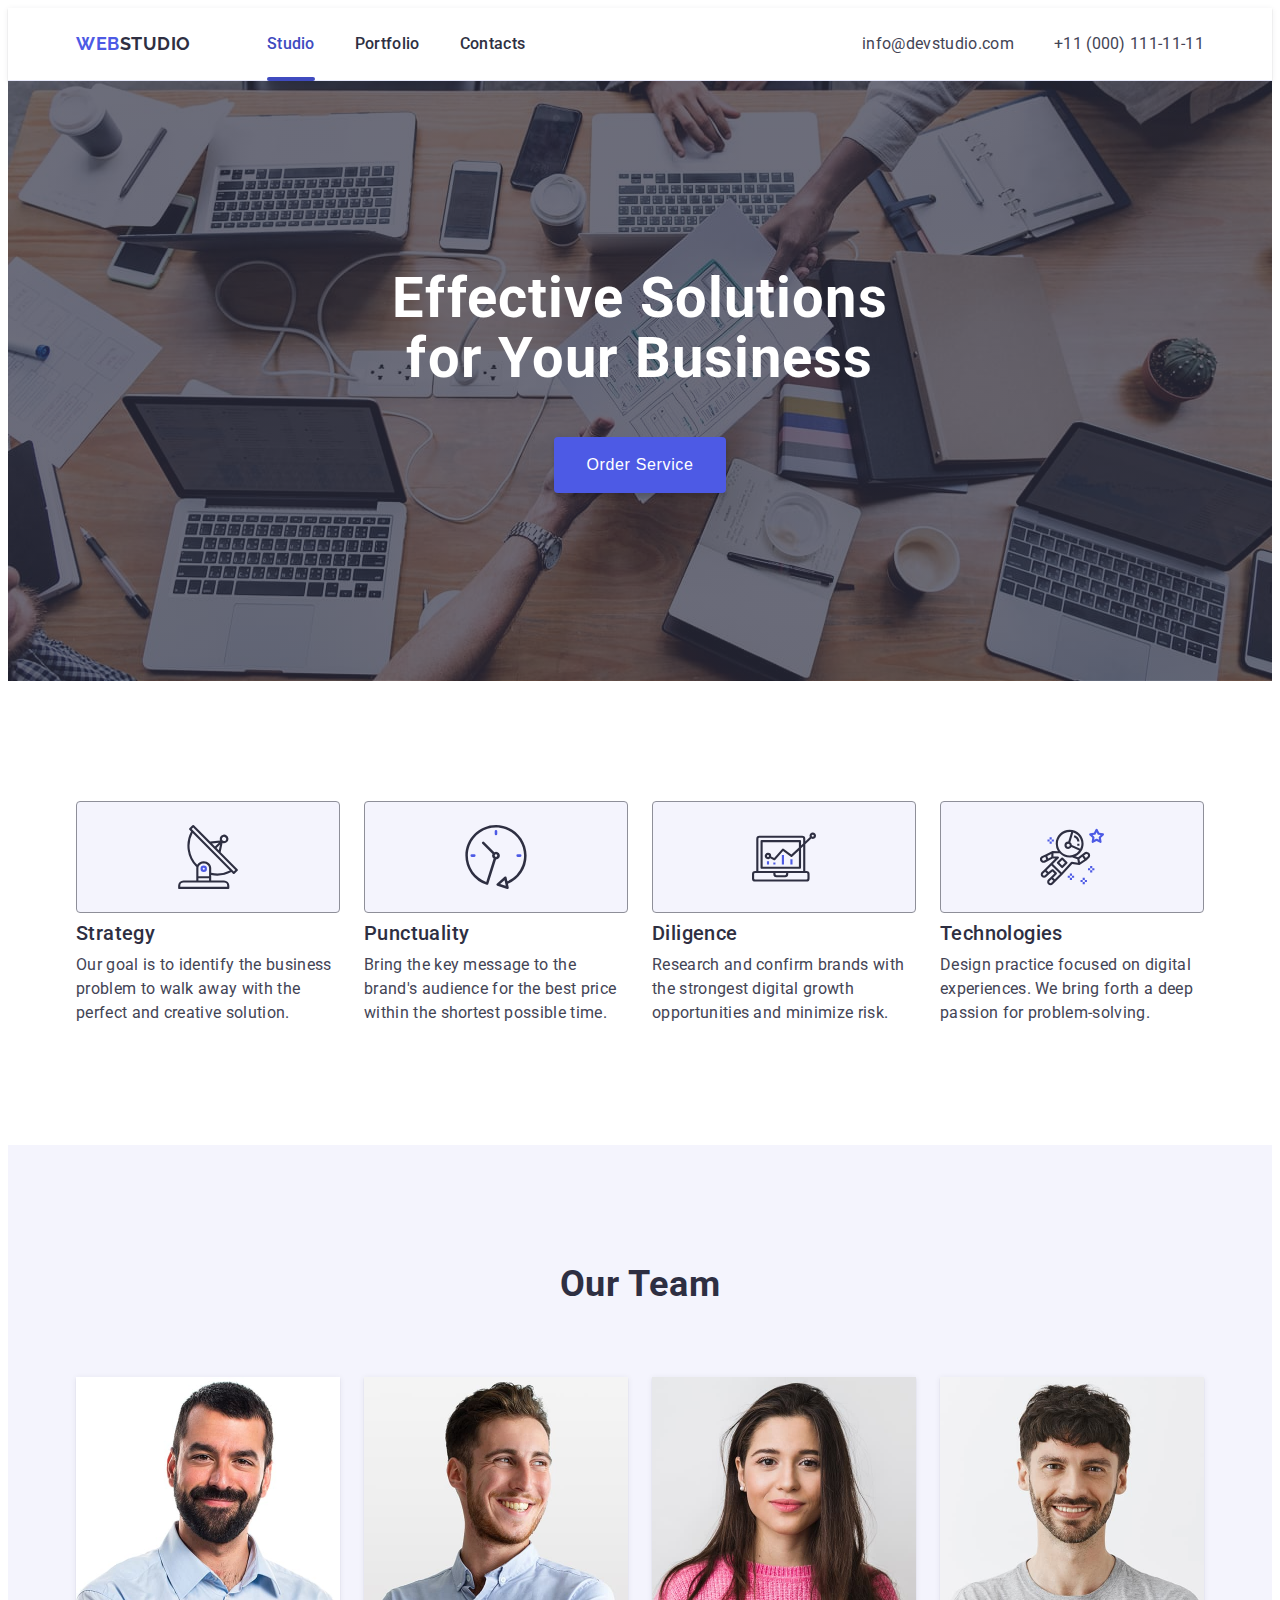
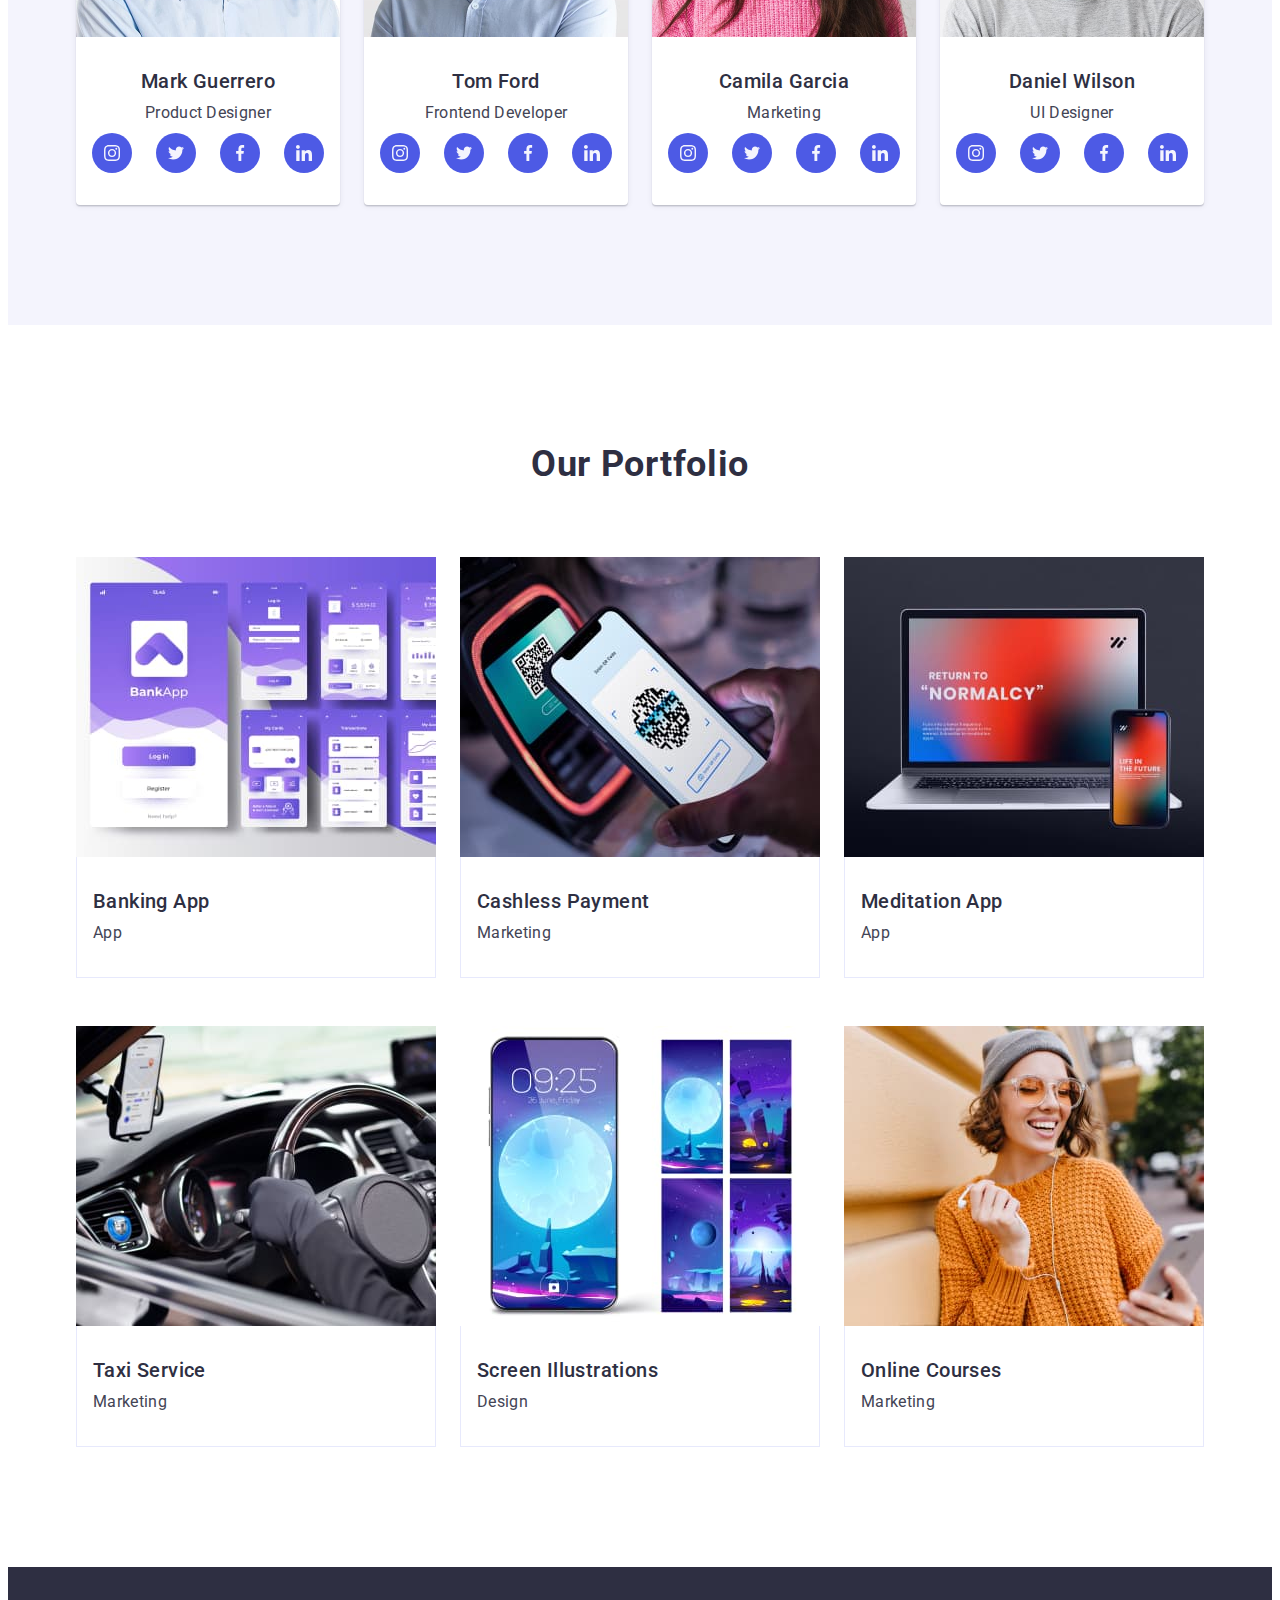
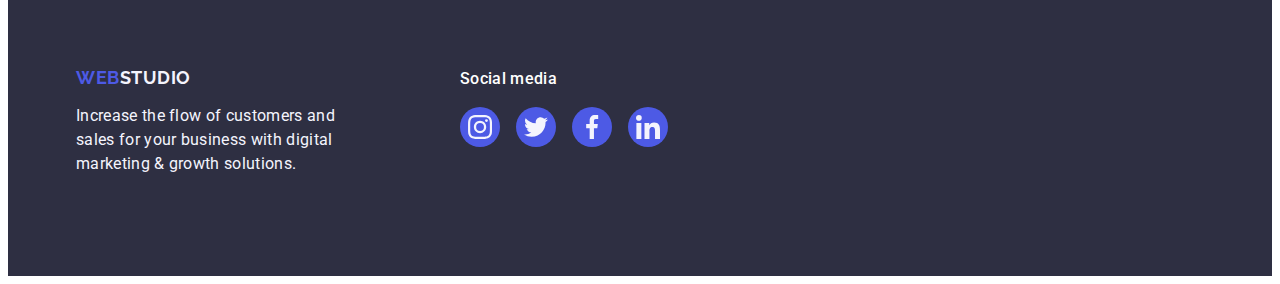
<file: index.html>
<!DOCTYPE html>
<html lang="en">

<head>
	<meta charset="UTF-8">
	<meta name="viewport" content="width=device-width, initial-scale=1.0">
	<title>WEBSTUDIO</title>
	<link rel="preconnect" href="https://fonts.googleapis.com">
	<link rel="preconnect" href="https://fonts.gstatic.com" crossorigin>
	<link href="https://fonts.googleapis.com/css2?family=Raleway:wght@700&family=Roboto:wght@400;500;700&display=swap"
		rel="stylesheet">
	<link rel="stylesheet" href="https://cdnjs.cloudflare.com/ajax/libs/modern-normalize/3.0.1/modern-normalize.min.css"
		integrity="sha512-q6WgHqiHlKyOqslT/lgBgodhd03Wp4BEqKeW6nNtlOY4quzyG3VoQKFrieaCeSnuVseNKRGpGeDU3qPmabCANg=="
		crossorigin="anonymous" referrerpolicy="no-referrer" />
	<link href="./css/style.css" rel="stylesheet" />
</head>

<body>
	<!--Header шапка сайту-->
	<header class="page-header">
		<div class="container header-container">
			<nav class="header-nav">
				<a class="logo header-logo" href="./index.html">Web<span class="logo-part">Studio</span></a>
				<ul class="nav-list">
					<li class="nav-item">
						<a class="nav-link current" href="./index.html">Studio</a>
					</li>
					<li class="nav-item"><a class="nav-link" href="">Portfolio</a></li>
					<li class="nav-item"><a class="nav-link" href="">Contacts</a></li>
				</ul>
			</nav>

			<address class="contacts">
				<ul class="contacts-list">
					<li class="contacts-item">
						<a class="contacts-link" href="mailto:info@devstudio.com">info@devstudio.com</a>
					</li>
					<li class="contacts-item">
						<a class="contacts-link" href="tel:+110001111111">+11 (000) 111-11-11</a>
					</li>
				</ul>
			</address>
		</div>
	</header>

	<!--section 1 _Hero-->
	<main>

		<section class=" hero section">
			<div class="container">
				<h1 class="hero-title">Effective Solutions for Your Business</h1>
				<button class="hero-btn" type="button">Order Service</button>
			</div>
		</section>
		<!--section 2 _Skils-->
		<section class=" section-skils">
			<div class="container skils-container">
				<h2 class="visually-hidden">Skils</h2>
				<ul class="skils-list">
					<li class="skils-item">
						<div class="skils-icon-container">
							<svg class="skils-icon" width="64" height="64">
								<use href="./images/icons.svg#icon-antenna"></use>
							</svg>
						</div>
						<h3 class="skils-title">Strategy</h3>
						<p class="skils-text">Our goal is to identify the business
							problem to walk away with the perfect and creative solution.</p>
					</li>
					<li class="skils-item">
						<div class="skils-icon-container">
							<svg class="skils-icon" width="64" height="64">
								<use href="./images/icons.svg#icon-clock"></use>
							</svg>
						</div>
						<h3 class="skils-title">Punctuality</h3>
						<p class="skils-text">Bring the key message to the brand's audience for the best price within the shortest
							possible
							time.</p>
					</li>
					<li class="skils-item">
						<div class="skils-icon-container">
							<svg class="skils-icon" width="64" height="64">
								<use href="./images/icons.svg#icon-diagram"></use>
							</svg>
						</div>
						<h3 class="skils-title">Diligence</h3>
						<p class="skils-text">Research and confirm brands with the strongest digital growth opportunities and
							minimize
							risk.
						</p>
					</li>
					<li class="skils-item">
						<div class="skils-icon-container">
							<svg class="skils-icon" width="64" height="64">
								<use href="./images/icons.svg#icon-astronaut"></use>
							</svg>
						</div>
						<h3 class="skils-title">Technologies</h3>
						<p class="skils-text">Design practice focused on digital experiences. We bring forth a deep passion for
							problem-solving.</p>
					</li>
				</ul>
			</div>
		</section>

		<!--Section 3 _Our Team-->
		<section class="ourteam-section ">
			<div class="container">
				<h2 class="ourteam-section-title">Our Team</h2>
				<ul class="ourteam-list">
					<li class="ourteam-card"><img class="ourteam-images" src="./images/markguerrero.jpg" width="264" height="260"
							alt="product designer">
						<div class="ourteam-item">
							<h3 class="ourteam-title ">Mark Guerrero</h3>
							<p class="text-ourteam">Product Designer</p>
							<ul class="social-link">
								<li class="social-list-point social-list-point-team"><a class="social-link-point" href="">
										<svg class="social-link-item" width="16" height="16">
											<use href="./images/icons.svg#icon-instagram"></use>
										</svg>
									</a>
								</li>
								<li class="social-list-point social-list-point-team"><a class="social-link-point" href="">
										<svg class="social-link-item" width="16" height="16">
											<use href="./images/icons.svg#icon-twitter"></use>
										</svg>
									</a>
								</li>
								<li class="social-list-point social-list-point-team"><a class="social-link-point" href="">
										<svg class="social-link-item" width="16" height="16">
											<use href="./images/icons.svg#icon-facebook"></use>
										</svg>
									</a>
								</li>
								<li class="social-list-point social-list-point-team"><a class="social-link-point" href="">
										<svg class="social-link-item" width="16" height="16">
											<use href="./images/icons.svg#icon-linkedin"></use>
										</svg>
									</a>
								</li>
							</ul>
						</div>
					</li>
					<li class="ourteam-card"><img class="ourteam-images" src="./images/tomford.jpg" width="264" height="260"
							alt="frontend designer">
						<div class="ourteam-item">
							<h3 class="ourteam-title">Tom Ford</h3>
							<p class="text-ourteam">Frontend Developer</p>
							<ul class="social-link">
								<li class="social-list-point social-list-point-team"><a class="social-link-point" href="">
										<svg class="social-link-item" width="16" height="16">
											<use href="./images/icons.svg#icon-instagram"></use>
										</svg>
									</a>
								</li>
								<li class="social-list-point social-list-point-team"><a class="social-link-point" href="">
										<svg class="social-link-item" width="16" height="16">
											<use href="./images/icons.svg#icon-twitter"></use>
										</svg>
									</a>
								</li>
								<li class="social-list-point social-list-point-team"><a class="social-link-point" href="">
										<svg class="social-link-item" width="16" height="16">
											<use href="./images/icons.svg#icon-facebook"></use>
										</svg>
									</a>
								</li>
								<li class="social-list-point social-list-point-team"><a class="social-link-point" href="">
										<svg class="social-link-item" width="16" height="16">
											<use href="./images/icons.svg#icon-linkedin"></use>
										</svg>
									</a>
								</li>
							</ul>
						</div>
					</li>
					<li class="ourteam-card"><img class="ourteam-images" src="./images/camilagarcia.jpg" width="264" height="260"
							alt="foto marketing">
						<div class="ourteam-item">
							<h3 class="ourteam-title">Camila Garcia</h3>
							<p class="text-ourteam">Marketing</p>
							<ul class="social-link">
								<li class="social-list-point social-list-point-team"><a class="social-link-point" href="">
										<svg class="social-link-item" width="16" height="16">
											<use href="./images/icons.svg#icon-instagram"></use>
										</svg>
									</a>
								</li>
								<li class="social-list-point social-list-point-team"><a class="social-link-point" href="">
										<svg class="social-link-item" width="16" height="16">
											<use href="./images/icons.svg#icon-twitter"></use>
										</svg>
									</a>
								</li>
								<li class="social-list-point social-list-point-team"><a class="social-link-point" href="">
										<svg class="social-link-item" width="16" height="16">
											<use href="./images/icons.svg#icon-facebook"></use>
										</svg>
									</a>
								</li>
								<li class="social-list-point social-list-point-team"><a class="social-link-point" href="">
										<svg class="social-link-item" width="16" height="16">
											<use href="./images/icons.svg#icon-linkedin"></use>
										</svg>
									</a>
								</li>
							</ul>
						</div>
					</li>
					<li class="ourteam-card"><img class="ourteam-images" src="./images/danielwilson.jpg" width="264" height="260"
							alt="ui designer">
						<div class="ourteam-item">
							<h3 class="ourteam-title">Daniel Wilson</h3>
							<p class="text-ourteam">UI Designer</p>
							<ul class="social-link">
								<li class="social-list-point  social-list-point-team"><a class="social-link-point" href="">
										<svg class="social-link-item" width="16" height="16">
											<use href="./images/icons.svg#icon-instagram"></use>
										</svg>
									</a>
								</li>
								<li class="social-list-point social-list-point-team"><a class="social-link-point" href="">
										<svg class="social-link-item" width="16" height="16">
											<use href="./images/icons.svg#icon-twitter"></use>
										</svg>
									</a>
								</li>
								<li class="social-list-point social-list-point-team"><a class="social-link-point" href="">
										<svg class="social-link-item" width="16" height="16">
											<use href="./images/icons.svg#icon-facebook"></use>
										</svg>
									</a>
								</li>
								<li class="social-list-point social-list-point-team"><a class="social-link-point" href="">
										<svg class="social-link-item" width="16" height="16">
											<use href="./images/icons.svg#icon-linkedin"></use>
										</svg>
									</a>
								</li>
							</ul>
						</div>
					</li>
				</ul>
			</div>
		</section>

		<!--section 4 _Our Portfolio-->
		<section class="portfolio-section">
			<div class="container">
				<h2 class="portfolio-section-title">Our Portfolio</h2>
				<ul class="portfolio-list">
					<li class="portfolio-card">
						<div class="portfolio-container-image">
							<img src="./images/bankapp.jpg" width="360" height="300" alt="banking app">
							<p class="portfolio-hidden-text">
								14 Stylish and User-Friendly App Design Concepts · Task Manager App · Calorie Tracker
								App ·
								Exotic Fruit Ecommerce App ·
								Cloud Storage App
							</p>
						</div>
						<div class="portfolio-card-content">
							<h3 class="portfolio-card-title">Banking App</h3>
							<p class="portfolio-card-description">App</p>
						</div>
					</li>
					<li class="portfolio-card">
						<div class="portfolio-container-image">
							<img src="./images/cashlesspayment.jpg" width="360" height="300" alt="cashless payment">
							<p class="portfolio-hidden-text">
								14 Stylish and User-Friendly App Design Concepts · Task Manager App · Calorie Tracker
								App ·
								Exotic Fruit Ecommerce App ·
								Cloud Storage App
							</p>
						</div>
						<div class="portfolio-card-content">
							<h3 class="portfolio-card-title">Cashless Payment</h3>
							<p class="portfolio-card-description">Marketing</p>
						</div>
					</li>
					<li class="portfolio-card">
						<div class="portfolio-container-image">
							<img src="./images/meditaionapp.jpg" width="360" height="300" alt="meditaion app">
							<p class="portfolio-hidden-text">
								14 Stylish and User-Friendly App Design Concepts · Task Manager App · Calorie Tracker
								App ·
								Exotic Fruit Ecommerce App ·
								Cloud Storage App
							</p>
						</div>
						<div class="portfolio-card-content">
							<h3 class="portfolio-card-title">Meditation App</h3>
							<p class="portfolio-card-description">App</p>
						</div>
					</li>
					<li class="portfolio-card">
						<div class="portfolio-container-image">
							<img src="./images/taxiservice.jpg" width="360" height="300" alt="taxi service">
							<p class="portfolio-hidden-text">
								14 Stylish and User-Friendly App Design Concepts · Task Manager App · Calorie Tracker
								App ·
								Exotic Fruit Ecommerce App ·
								Cloud Storage App
							</p>
						</div>
						<div class="portfolio-card-content">
							<h3 class="portfolio-card-title">Taxi Service</h3>
							<p class="portfolio-card-description">Marketing</p>
						</div>
					</li>
					<li class="portfolio-card">
						<div class="portfolio-container-image">
							<img src="./images/screenillustrations.jpg" width="360" height="300" alt="screen illustrations">
							<p class="portfolio-hidden-text">
								14 Stylish and User-Friendly App Design Concepts · Task Manager App · Calorie Tracker
								App ·
								Exotic Fruit Ecommerce App ·
								Cloud Storage App
							</p>
						</div>
						<div class="portfolio-card-content">
							<h3 class="portfolio-card-title">Screen Illustrations</h3>
							<p class="portfolio-card-description">Design</p>
						</div>
					</li>
					<li class="portfolio-card">
						<div class="portfolio-container-image">
							<img src="./images/onlinecourses.jpg" width="360" height="300" alt="online courses">
							<p class="portfolio-hidden-text">
								14 Stylish and User-Friendly App Design Concepts · Task Manager App · Calorie Tracker
								App ·
								Exotic Fruit Ecommerce App ·
								Cloud Storage App
							</p>
						</div>
						<div class="portfolio-card-content">
							<h3 class="portfolio-card-title">Online Courses</h3>
							<p class="portfolio-card-description">Marketing</p>
						</div>
					</li>
				</ul>
			</div>
		</section>

	</main>

	<!--section 5 _Footer-->

	<footer class="footer">
		<div class="container footer-container">
			<div class="footer-container-part-one">
				<a class="footer-logo" href="./index.html">Web<span class="footer-accent">Studio</span></a>
				<p class="footer-part">Increase the flow of customers and sales for your business with digital marketing &
					growth
					solutions.</p>
				<h2 class="visually-hidden">footer</h2>
			</div>
			<div class="footer-container-part-two">
				<p class="social-media">Social media</p>
				<ul class="social-link-footer">
					<li class="social-list-point social-list-point-footer"><a class="footer-social-link-point" href="">
							<svg class="social-link-item" width="24" height="24">
								<use href="./images/icons.svg#icon-instagram"></use>
							</svg>
						</a>
					</li>
					<li class="social-list-point social-list-point-footer"><a class="footer-social-link-point" href="">
							<svg class="social-link-item" width="24" height="24">
								<use href="./images/icons.svg#icon-twitter"></use>
							</svg>
						</a>
					</li>
					<li class="social-list-point social-list-point-footer"><a class="footer-social-link-point" href="">
							<svg class="social-link-item" width="24" height="24">
								<use href="./images/icons.svg#icon-facebook"></use>
							</svg>
						</a>
					</li>
					<li class="social-list-point social-list-point-footer"><a class="footer-social-link-point" href="">
							<svg class="social-link-item" width="24" height="24">
								<use href="./images/icons.svg#icon-linkedin"></use>
							</svg>
						</a>
					</li>
				</ul>
			</div>
		</div>
	</footer>

</body>

</html>
</file>
<file: css/style.css>
*,
*::before,
*::after {
	box-sizing: border-box;
}

body {
	font-family: 'Roboto', sans-serif;
	background-color: #FFFFFF;
	color: #434455
}

ul,
ol {
	list-style-type: none;
	margin: 0;
	padding: 0;
}

h1,
h2,
h3,
h4,
h5,
h6,
p {
	margin: 0;
}

a {
	text-decoration: none;
}

img {
	display: block;
}

/* common */
.container {
	max-width: 1158px;
	padding: 0 15px;
	margin: 0 auto;
}

.visually-hidden {
	position: absolute;
	width: 1px;
	height: 1px;
	margin: -1px;
	border: 0;
	padding: 0;
	white-space: nowrap;
	clip-path: inset(100%);
	clip: rect(0 0 0 0);
	overflow: hidden;
}

/*------------Header шапка сайту-----------*/
.page-header {
	border-bottom: 1px solid #e7e9fc;
	box-shadow: 0 1px 6px 0 rgba(46, 47, 66, 0.08), 0 1px 1px 0 rgba(46, 47, 66, 0.16), 0 2px 1px 0 rgba(46, 47, 66, 0.08);
}

.header-container {
	display: flex;
	align-items: center;
}

.header-nav {
	display: flex;
	align-items: center;
}

.logo {
	font-family: 'Raleway', sans-serif;
	font-weight: 700;
	font-size: 18px;
	line-height: 1.17;
	letter-spacing: 0.03em;
	text-transform: uppercase;
	color: #4d5ae5;
}

.header-logo {
	padding: 24px 0;
	margin-right: 76px;
}

.header-logo .logo-part {
	color: #2e2f42;
}

.footer-logo .logo-part {
	color: #f4f4fd;
}

.nav-list {
	display: flex;
	align-items: center;
	gap: 40px;
}

.nav-link {
	display: inline-block;
	font-family: "Roboto", sans-serif;
	padding: 24px 0;
	font-weight: 500;
	font-size: 16px;
	line-height: 1.5;
	letter-spacing: 0.02em;
	color: #2e2f42;
	transition: color 250ms cubic-bezier(0.4, 0, 0.2, 1);
}

.nav-link.current {
	position: relative;
}

.nav-link.current::after {
	content: '';
	position: absolute;
	left: 0;
	bottom: -1px;
	width: 100%;
	height: 4px;
	background-color: #404bbf;
	border-radius: 2px;
}

.contacts {
	font-style: normal;
	margin-left: auto;
}

.contacts-list {
	display: flex;
	align-items: center;
	gap: 40px;
}

.contacts-link {
	display: inline-block;
	font-family: "Roboto", sans-serif;
	display: block;
	padding: 24px 0;
	font-size: 16px;
	line-height: 1.5;
	letter-spacing: 0.02em;
	color: #434455;
	transition: color 250ms cubic-bezier(0.4, 0, 0.2, 1);
}

.nav-link.current,
.nav-link:hover,
.nav-link:focus,
.contacts-link:hover,
.contacts-link:focus {
	color: #404bbf;
}

/*---Header шапка сайту--*/
/*----section 1 _Hero-------*/

/* .section {
	padding: 188px 0;

} */

.hero {
	background-color: #2e2f42;
	align-items: center;
	padding: 188px 0;
	max-width: 1440px;
	background-image: linear-gradient(rgba(46, 47, 66, 0.7), rgba(46, 47, 66, 0.7)), url(../images/hero.jpg);
	background-position: center;
	background-size: cover;
	background-repeat: no-repeat;
	margin: 0 auto;
}

.hero-title {
	text-align: center;
	font-weight: 700;
	font-size: 56px;
	line-height: 1.07;
	letter-spacing: 0.02em;
	color: #FFFFFF;
	max-width: 496px;
	margin: 0 auto;
	margin-bottom: 48px;

}

.hero-btn {
	display: block;
	margin: auto;
	min-width: 169px;
	height: 56px;
	font-weight: 500;
	font-size: 16px;
	line-height: 1.5;
	letter-spacing: 0.04em;
	color: #FFFFFF;
	background-color: #4D5AE5;
	cursor: pointer;
	border-radius: 4px;
	padding: 16px 32px;
	box-shadow: 0 4px 4px 0 rgba(0, 0, 0, 0.15);
	border: none;
	transition: background-color 250ms cubic-bezier(0.4, 0, 0.2, 1);
}

.hero-btn:hover,
.hero-btn:focus {
	background-color: #404BBF;
}


/*----section 1 _Hero-------*/

/*-----section 2 _Skils-----*/
.section-skils {
	padding: 120px 0;
}

.skils-container {
	margin: 0 auto;
}

.skils-item {
	width: calc((100% - 72px) / 4);

}

.skils-list {
	display: flex;
	flex-direction: row;
	gap: 24px;
	width: 100%;
	flex-wrap: wrap;
}

.skils-item:last-child {
	margin-right: 0;
}

.skils-title {
	font-weight: 500;
	font-size: 20px;
	line-height: 1.2;
	letter-spacing: 0.02em;
	color: #2E2F42;
	margin-bottom: 8px;
}

.skils-title.ourteam {
	text-align: center;
	background-color: inherit;
	margin-bottom: 8px;
}

.skils-text {
	/* font-weight: 400;
	font-size: 16px; */
	line-height: 1.5;
	letter-spacing: 0.02em;
	color: #434455;
}

.skils-icon-container {
	display: flex;
	align-items: center;
	justify-content: center;
	border: 1px solid #8e8f99;
	border-radius: 4px;
	width: 264px;
	height: 112px;
	background: #f4f4fd;
	margin-bottom: 8px;
}

.visually-hidden {
	position: absolute;
	width: 1px;
	height: 1px;
	margin: -1px;
	border: 0;
	padding: 0;
	white-space: nowrap;
	clip-path: inset(100%);
	clip: rect(0 0 0 0);
	overflow: hidden;
}

/* .skils-icon:hover {
	fill: currentColor;
} */


/*-----section 2 _Skils-----*/

/*-----Section 3 _Our Team-----*/

.ourteam-section {
	padding: 120px 0;
	background-color: #F4F4FD;
}


.ourteam-section-title {
	font-weight: 700;
	font-size: 36px;
	line-height: 1.11;
	letter-spacing: 0.02em;
	text-align: center;
	color: #2E2F42;
	text-transform: capitalize;
	margin-bottom: 72px;
}

/* div між заголовком та текстом*/
.ourteam-item {

	padding: 32px 0 32px;
}

/* div між заголовком та текстом*/

.text-ourteam {
	display: block;
	text-align: center;
	font-weight: 400;
	font-size: 16px;
	line-height: 1.5;
	letter-spacing: 0.02em;
	color: #434455;
	margin-bottom: 8px;

}

.ourteam-list {
	display: flex;
	flex-wrap: wrap;
	justify-content: center;
	gap: 24px;
}

.ourteam-card {
	display: flex;
	align-items: center;
	justify-content: center;
	flex-direction: column;
	border-radius: 0 0 4px 4px;
	background-color: #FFFFFF;
	width: calc((100% - 72px) / 4);
	box-shadow: 0 2px 1px 0 rgba(46, 47, 66, 0.08), 0 1px 1px 0 rgba(46, 47, 66, 0.16), 0 1px 6px 0 rgba(46, 47, 66, 0.08);
}

.ourteam-title {
	font-weight: 500;
	font-size: 20px;
	line-height: 1.2;
	letter-spacing: 0.02em;
	text-align: center;
	color: #2e2f42;
	margin-bottom: 8px;
}

.social-link {
	display: flex;
	align-items: center;
	justify-content: center;
	gap: 24px;
}

.social-list-point {
	width: 40px;
	height: 40px;
}

.social-link-item {
	fill: #f4f4fd;
}

.social-link-point {
	display: flex;
	align-items: center;
	justify-content: center;
	border-radius: 50%;
	background-color: #4d5ae5;
	width: 100%;
	height: 100%;
	transition: background-color 250ms cubic-bezier(0.4, 0, 0.2, 1);
}

.social-link-point:hover,
.social-link-point:focus {
	background-color: #404bbf;
}

/*-----Section 3 _Our Team-----*/

/*----section 4 _Our Portfolio-----*/


.portfolio-section {
	padding-top: 120px;
	padding-bottom: 120px;
}

.portfolio-section-title {
	font-weight: 700;
	font-size: 36px;
	line-height: 1.11;
	letter-spacing: 0.02em;
	text-align: center;
	color: #2E2F42;
	text-transform: capitalize;
	margin-bottom: 72px;

}

.portfolio-list {
	display: flex;
	flex-wrap: wrap;
	column-gap: 24px;
	row-gap: 48px;
}

.portfolio-card {
	width: calc((100% - 48px) / 3);
	transition: box-shadow 250ms cubic-bezier(0.4, 0, 0.2, 1);
}

.portfolio-card-content {
	padding: 32px 16px;
	border: 1px solid #E7E9FC;
	border-top: none;
}

.portfolio-card:hover .portfolio-hidden-text {
	transform: translateY(0);
}

.portfolio-card:hover {
	box-shadow: 0 2px 1px 0 rgba(46, 47, 66, 0.08), 0 1px 1px 0 rgba(46, 47, 66, 0.16), 0 1px 6px 0 rgba(46, 47, 66, 0.08);
}

.portfolio-card-title {
	font-weight: 500;
	font-size: 20px;
	line-height: 1.2;
	letter-spacing: 0.02em;
	color: #2E2F42;
	margin-bottom: 8px;
}

.portfolio-card-description {
	font-size: 16px;
	line-height: 1.5;
	letter-spacing: 0.02em;
	color: #434455;
}

.portfolio-container-image {
	position: relative;
	overflow: hidden;
}

.portfolio-hidden-text {
	position: absolute;
	top: 0;
	background-color: #4d5ae5;
	font-weight: 400;
	font-size: 16px;
	line-height: 1.5;
	letter-spacing: 0.02em;
	color: #f4f4fd;
	padding: 40px 32px;
	height: 100%;
	transform: translateY(100%);
	transition: transform 250ms cubic-bezier(0.4, 0, 0.2, 1);
}

/*-----section 4 _Our Portfolio-----*/
/*-----section 5 _Footer-----*/
.footer {
	background-color: #2E2F42;
	padding: 100px 0;
}
.footer-container {
	display: flex;
	align-items: baseline;
}
.footer-logo {
	display: inline-block;
	font-family: "Raleway", sans-serif;
	font-weight: 700;
	font-size: 18px;
	line-height: 1.17;
	letter-spacing: 0.03em;
	text-transform: uppercase;
	color: #4D5AE5;
	margin-bottom: 16px;
}

.footer-part {
	font-size: 16px;
	line-height: 1.5;
	letter-spacing: 0.02em;
	color: #F4F4FD;
	max-width: 264px;
}

.footer-accent {
	font-weight: 700;
	font-size: 18px;
	line-height: 1.17;
	letter-spacing: 0.03em;
	text-transform: uppercase;
	color: #F4F4FD;
}
.footer-social-link-point {
	width: 24px;
	height: 24px;
}

.social-media {
	font-weight: 500;
	font-size: 16px;
	line-height: 1.5;
	letter-spacing: 0.02em;
	color: #fff;
	margin-bottom: 16px;
}
.social-link-footer {
	display: flex;
	gap: 16px;
}
.footer-social-link-point {
	display: flex;
	align-items: center;
	justify-content: center;
	border-radius: 50%;
	background-color: #4d5ae5;
	width: 100%;
	height: 100%;
	transition: background-color 250ms cubic-bezier(0.4, 0, 0.2, 1);
}

.footer-container-part-one {
	margin-right: 120px;
}

.footer-social-link-point:hover,
.footer-social-link-point:focus
{
	background-color: #31d0aa;
}
</file>
